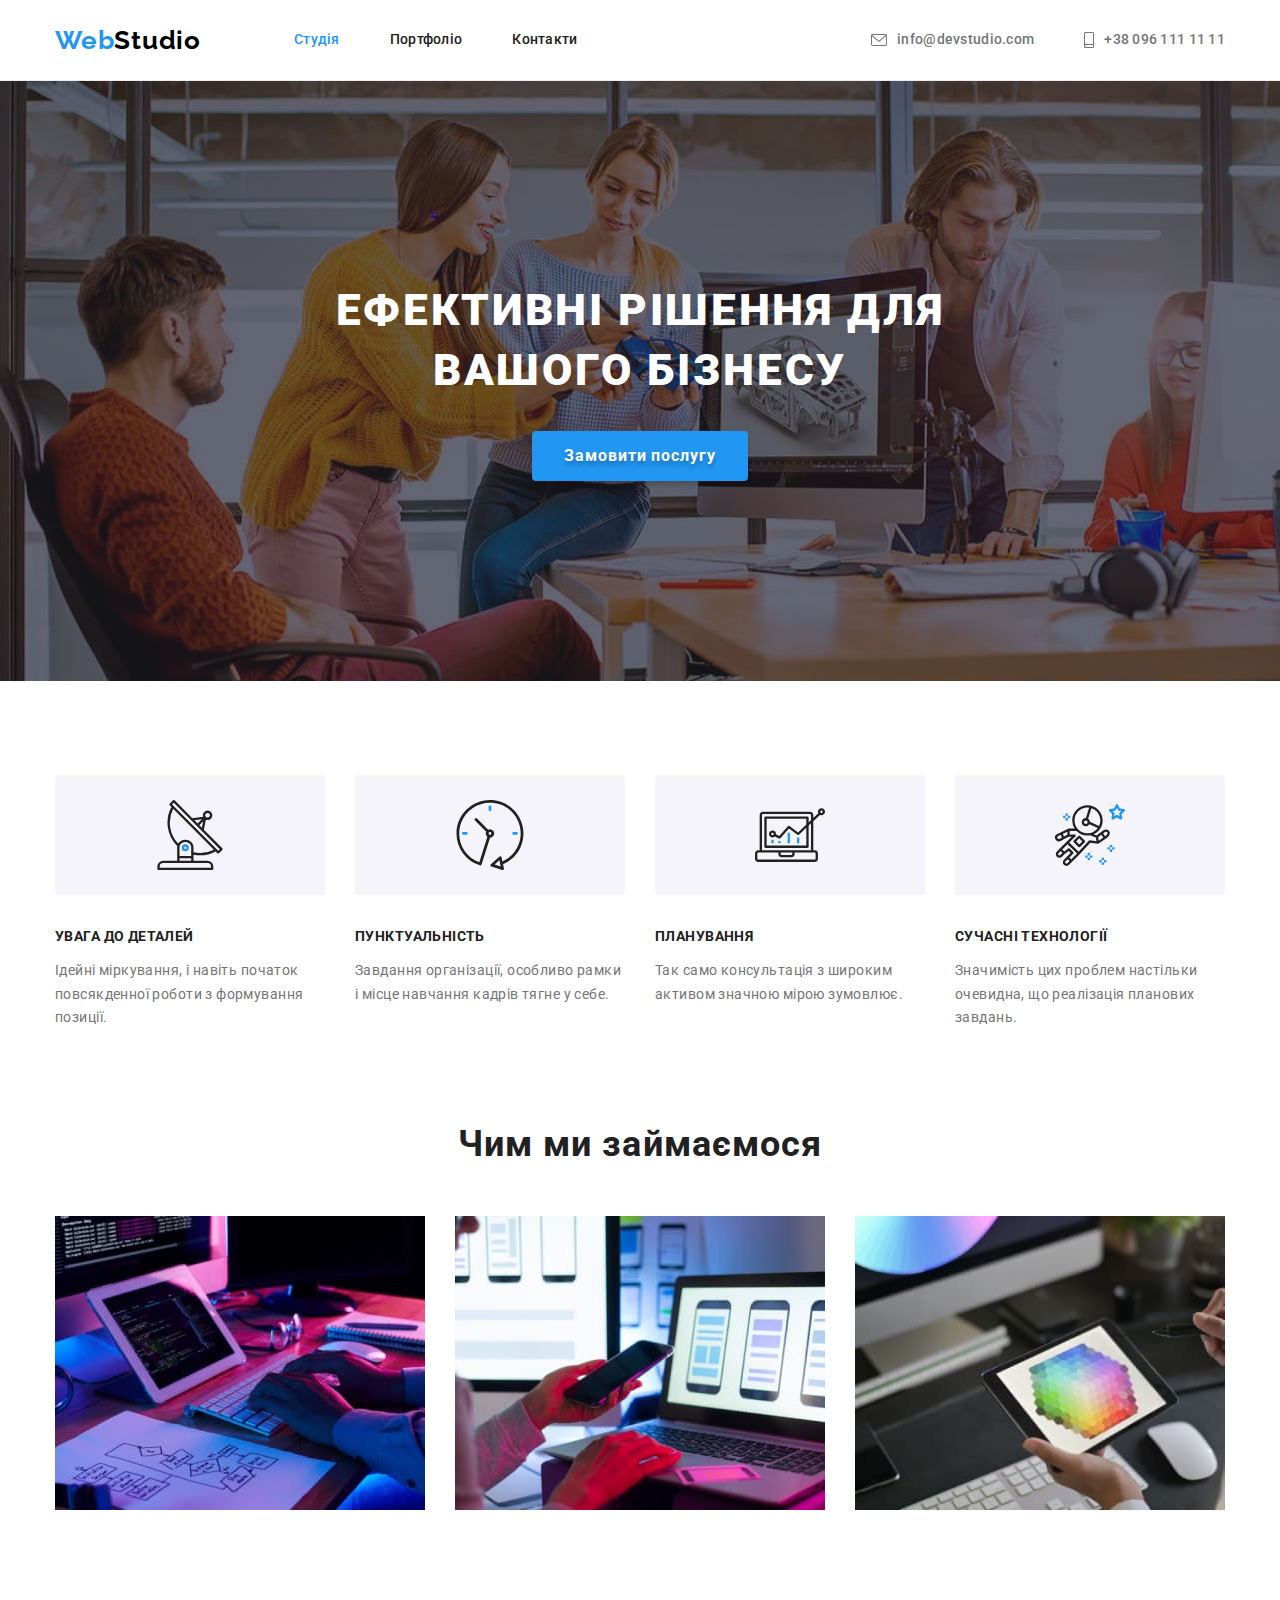
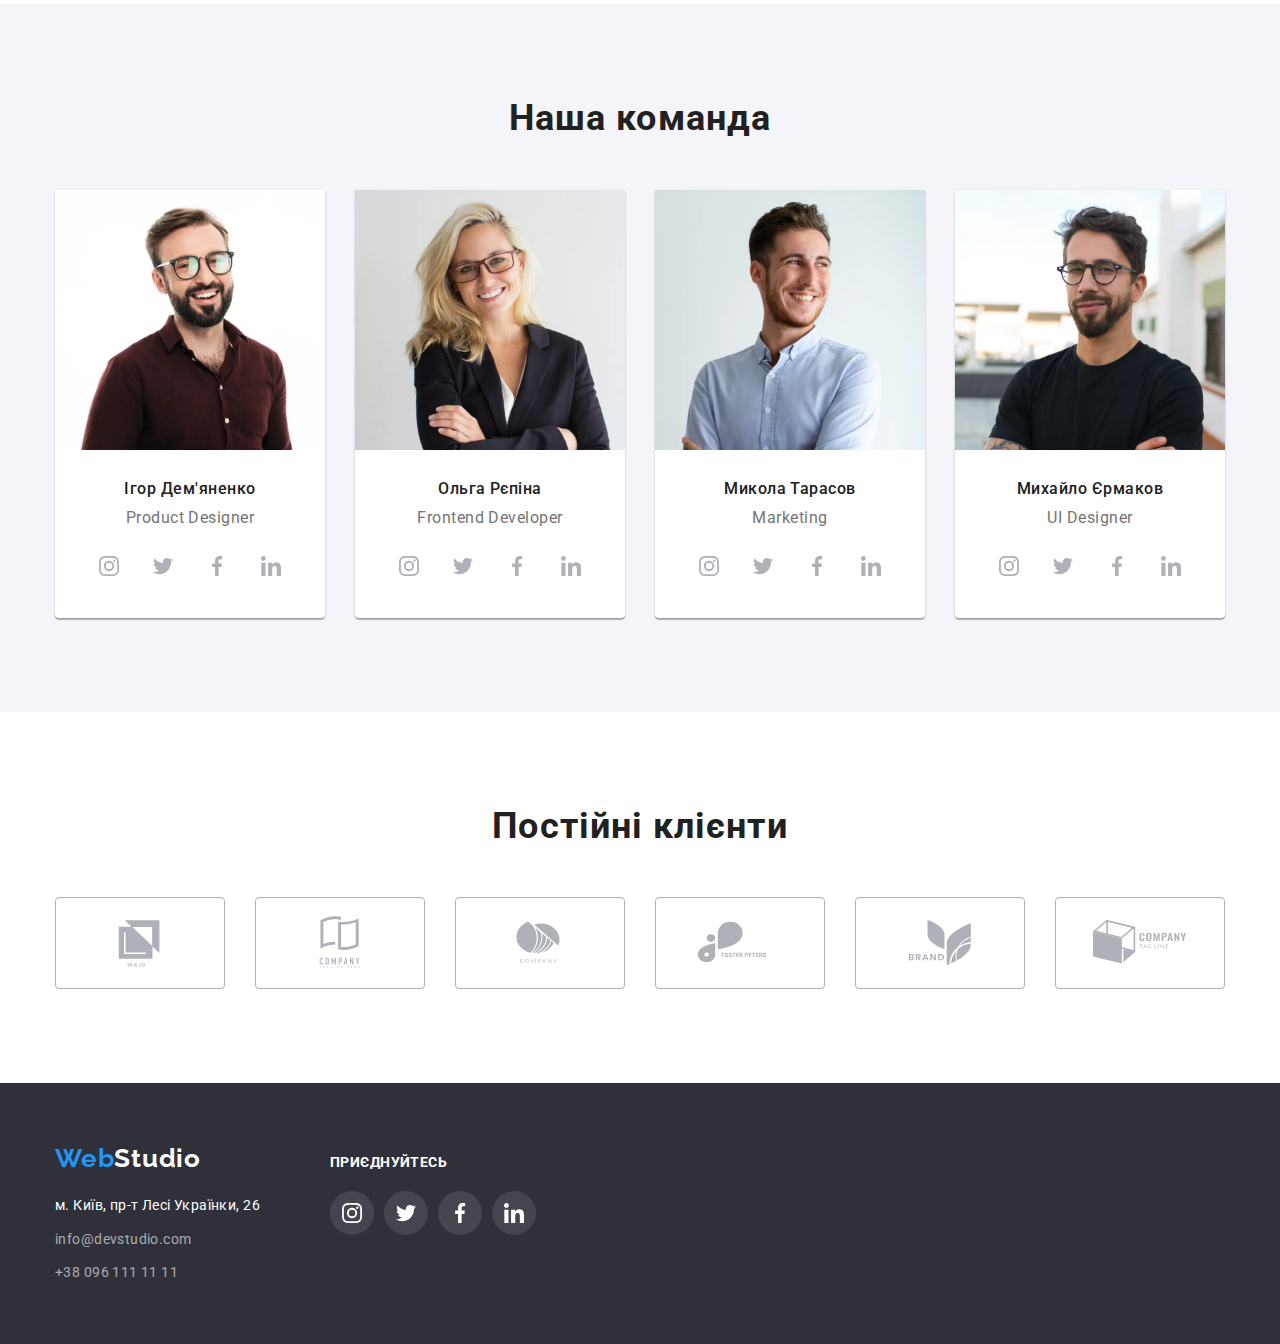
<file: index.html>
<!DOCTYPE html>
<html lang="uk">
<head>

    <meta charset="UTF-8">
    <meta http-equiv="X-UA-Compatible" content="IE=edge">
    <meta name="viewport" content="width=device-width, initial-scale=1.0">
    
    <title>
        Студія
    </title>
    
    <link rel="preconnect" href="https://fonts.googleapis.com">
    <link rel="preconnect" href="https://fonts.gstatic.com" crossorigin>
    <link href="https://fonts.googleapis.com/css2?family=Raleway:wght@700&family=Roboto:wght@400;500;700;900&display=swap"
        rel="stylesheet">

    <link rel="stylesheet" href="https://cdnjs.cloudflare.com/ajax/libs/modern-normalize/1.1.0/modern-normalize.min.css">

    <link rel="stylesheet" href="./css/styles.css">

</head>

<body>
    <header class="header">
        <div class="header-flex container">

            <a class="header-logo link" href="./index.html">
                <span class="header-logo-web">Web</span><span class="header-logo-studio">Studio</span>
            </a>

            <nav class="header-nav">
                <ul class="nav-list list">
                    <li>
                        <a class="nav-link link current" href="./index.html">
                            Студія
                        </a>
                    </li>
                    <li>
                        <a class="nav-link link" href="./portfolio.html">
                            Портфоліо
                        </a>
                    </li>
                    <li>
                        <a class="nav-link link" href="/">
                            Контакти
                        </a>
                    </li>
                </ul>
            </nav>

            <ul class="address-list list">
                <li>
                    <a class="address-link link" href="mailto:info@devstudio.com">
                        <svg class="envelope-icon" width="16" height="12">
                            <use href="./images/icons.svg#icon-envelope"></use>
                        </svg>
                        info@devstudio.com
                    </a>
                </li>
                <li>
                    <a class="address-link link" href="tel:+380961111111">
                        <svg class="smartphone-icon" width="10" height="16">
                            <use href="./images/icons.svg#icon-smartphone">
                            </use>
                        </svg>
                        +38 096 111 11 11
                    </a>
                </li>
            </ul>
        </div>
    </header>

    <main>
        
        <section class="hero section">
            <div class="hero-block container">
                <h1 class="hero-title">
                    ЕФЕКТИВНІ РІШЕННЯ ДЛЯ ВАШОГО БІЗНЕСУ
                </h1>
                <button class="hero-button" type="button">
                    Замовити послугу
                </button>
            </div>
        </section>
    
        <section class="features section">
            <div class="container">
                <ul class="features-list list">
                    <li class="features-item">
                        <div class="features-container">
                            <svg class="features-icon" width="70" height="70">
                                <use href="./images/icons.svg#icon-antenna">
                                </use>
                            </svg>
                        </div>
                        <h2 class="features-title">
                            УВАГА ДО ДЕТАЛЕЙ
                        </h2>
                        <p class="features-text">
                            Ідейні міркування, і навіть початок повсякденної роботи з формування позиції.
                        </p>
                    </li>
                    <li class="features-item">
                        <div class="features-container">
                            <svg class="features-icon" width="70" height="70">
                                <use href="./images/icons.svg#icon-clock">
                                </use>
                            </svg>
                        </div>
                        <h2 class="features-title">
                            ПУНКТУАЛЬНІСТЬ
                        </h2>
                        <p class="features-text">
                            Завдання організації, особливо рамки і місце навчання кадрів тягне у себе.
                        </p>
                    </li>
                    <li class="features-item">
                        <div class="features-container">
                            <svg class="features-icon" width="70" height="70">
                                <use href="./images/icons.svg#icon-diagram">
                                </use>
                            </svg>
                        </div>
                        <h2 class="features-title">
                            ПЛАНУВАННЯ
                        </h2>
                        <p class="features-text">
                            Так само консультація з широким активом значною мірою зумовлює.
                        </p>
                    </li>
                    <li class="features-item">
                        <div class="features-container">
                            <svg class="features-icon" width="70" height="70">
                                <use href="./images/icons.svg#icon-astronaut">
                                </use>
                            </svg>
                        </div>
                        <h2 class="features-title">
                            СУЧАСНІ ТЕХНОЛОГІЇ
                        </h2>
                        <p class="features-text">
                            Значимість цих проблем настільки очевидна, що реалізація планових завдань.
                        </p>
                    </li>
                </ul>
            </div>
        </section>

        <section class="about-us section">
            <div class="container">
                <h2 class="about-us-title section-title">
                    Чим ми займаємося
                </h2>

                <ul class="about-us-list list">
                    <li class="about-us-item">
                        <img src="./images/index-section-what-do-we-do/box1.jpg"
                        alt="Планування" width="370" height="294">
                    </li>
                    <li class="about-us-item">
                        <img src="./images/index-section-what-do-we-do/box2.jpg"
                        alt="Інтерфейси"
                        width="370" height="294">
                    </li>
                    <li class="about-us-item">
                        <img src="./images/index-section-what-do-we-do/box3.jpg"
                        alt="Дизайн"
                        width="370" height="294">
                    </li>

                </ul>
            </div>
        </section>

        <section class="our-team section">
            <div class="container">
                <h2 class="our-team-title section-title">
                    Наша команда
                </h2>
                
                <ul class="out-team-list list">
                        <li class="our-team-item">
                            <img src="./images/index-section-our-team/img1.webp" alt="Ігор Дем'яненко" width="270" height="260">
                            <div class="team-wrapper">
                                <h3 class="our-team-name">
                                    Ігор Дем'яненко
                                </h3>
                                <p class="our-team-text">
                                    Product Designer
                                </p>
                                <ul class="social-list list">  
                                    <li class="social-item">
                                        <a href="https://www.instagram.com/" class="social-link"> 
                                            <svg class="social-icon" width="20" height="20">
                                                <use href="./images/icons.svg#icon-instagram"></use>
                                            </svg>
                                        </a>
                                    </li>
                                    <li class="social-item">
                                        <a href="https://twitter.com/" class="social-link">
                                            <svg class="social-icon" width="20" height="20">
                                                <use href="./images/icons.svg#icon-twitter"></use>
                                            </svg>
                                        </a>
                                    </li>
                                    <li class="social-item">
                                        <a href="https://www.facebook.com/" class="social-link">
                                            <svg class="social-icon" width="20" height="20">
                                                <use href="./images/icons.svg#icon-facebook"></use>
                                            </svg>
                                        </a>
                                    </li>
                                    <li class="social-item">
                                        <a href="https://www.linkedin.com/" class="social-link">
                                            <svg class="social-icon" width="20" height="20">
                                                <use href="./images/icons.svg#icon-linkedin"></use>
                                            </svg>
                                        </a>
                                    </li>
                                </ul>
                            </div>
                        </li>
                    
                        <li class="our-team-item">
                            <img src="./images/index-section-our-team/img2.webp" alt="Ольга Рєпіна" width="270" height="260">
                            <div class="team-wrapper">
                                <h3 class="our-team-name">
                                    Ольга Рєпіна
                                </h3>                    
                                <p class="our-team-text">
                                    Frontend Developer
                                </p>
                                <ul class="social-list list">
                                    <li class="social-item">
                                        <a href="https://www.instagram.com/" class="social-link">
                                            <svg class="social-icon" width="20" height="20">
                                                <use href="./images/icons.svg#icon-instagram"></use>
                                            </svg>
                                        </a>
                                    </li>
                                    <li class="social-item">
                                        <a href="https://twitter.com/" class="social-link">
                                            <svg class="social-icon" width="20" height="20">
                                                <use href="./images/icons.svg#icon-twitter"></use>
                                            </svg>
                                        </a>
                                    </li>
                                    <li class="social-item">
                                        <a href="https://www.facebook.com/" class="social-link">
                                            <svg class="social-icon" width="20" height="20">
                                                <use href="./images/icons.svg#icon-facebook"></use>
                                            </svg>
                                        </a>
                                    </li>
                                    <li class="social-item">
                                        <a href="https://www.linkedin.com/" class="social-link">
                                            <svg class="social-icon" width="20" height="20">
                                                <use href="./images/icons.svg#icon-linkedin"></use>
                                            </svg>
                                        </a>
                                    </li>
                                </ul>
                            </div>
                        </li>
                   
                        <li class="our-team-item">
                            <img src="./images/index-section-our-team/img3.webp" alt="Микола Тарасов" width="270" height="260">
                            <div class="team-wrapper">
                                <h3 class="our-team-name">
                                    Микола Тарасов
                                </h3>
                                <p class="our-team-text">
                                    Marketing
                                </p>
                                <ul class="social-list list">
                                    <li class="social-item">
                                        <a href="https://www.instagram.com/" class="social-link">
                                            <svg class="social-icon" width="20" height="20">
                                                <use href="./images/icons.svg#icon-instagram"></use>
                                            </svg>
                                        </a>
                                    </li>
                                    <li class="social-item">
                                        <a href="https://twitter.com/" class="social-link">
                                            <svg class="social-icon" width="20" height="20">
                                                <use href="./images/icons.svg#icon-twitter"></use>
                                            </svg>
                                        </a>
                                    </li>
                                    <li class="social-item">
                                        <a href="https://www.facebook.com/" class="social-link">
                                            <svg class="social-icon" width="20" height="20">
                                                <use href="./images/icons.svg#icon-facebook"></use>
                                            </svg>
                                        </a>
                                    </li>
                                    <li class="social-item">
                                        <a href="https://www.linkedin.com/" class="social-link">
                                            <svg class="social-icon" width="20" height="20">
                                                <use href="./images/icons.svg#icon-linkedin"></use>
                                            </svg>
                                        </a>
                                    </li>
                                </ul>
                            </div>
                        </li>
                    
                        <li class="our-team-item">
                            <img src="./images/index-section-our-team/img4.webp" alt="Михайло Єрмаков" width="270" height="260">
                            <div class="team-wrapper">
                                <h3 class="our-team-name">
                                    Михайло Єрмаков
                                </h3>
                                <p class="our-team-text">
                                    UI Designer
                                </p>
                                <ul class="social-list list">
                                    <li class="social-item">
                                        <a href="https://www.instagram.com/" class="social-link">
                                            <svg class="social-icon" width="20" height="20">
                                                <use href="./images/icons.svg#icon-instagram"></use>
                                            </svg>
                                        </a>
                                    </li>
                                    <li class="social-item">
                                        <a href="https://twitter.com/" class="social-link">
                                            <svg class="social-icon" width="20" height="20">
                                                <use href="./images/icons.svg#icon-twitter"></use>
                                            </svg>
                                        </a>
                                    </li>
                                    <li class="social-item">
                                        <a href="https://www.facebook.com/" class="social-link">
                                            <svg class="social-icon" width="20" height="20">
                                                <use href="./images/icons.svg#icon-facebook"></use>
                                            </svg>
                                        </a>
                                    </li>
                                    <li class="social-item">
                                        <a href="https://www.linkedin.com/" class="social-link">
                                            <svg class="social-icon" width="20" height="20">
                                                <use href="./images/icons.svg#icon-linkedin"></use>
                                            </svg>
                                        </a>
                                    </li>
                                </ul>
                            </div>
                        </li>
                </ul>
            </div>
        </section>

        <section class="our-clients section">
            <div class="container">
                <h2 class="clients-title section-title">
                    Постійні клієнти
                </h2>
                    <ul class="clients-list list">
                        <li class="clients-item">
                            <a href="" class="clients-link">
                                <svg class="clients-icon" width="106" height="60">
                                    <use href="./images/icons.svg#icon-client-1"></use>
                                </svg>
                            </a>
                        </li>
                        <li class="clients-item">
                            <a href="" class="clients-link">
                                <svg class="clients-icon" width="106" height="60">
                                    <use href="./images/icons.svg#icon-client-2"></use>
                                </svg>
                            </a>
                        </li>
                        <li class="clients-item">
                            <a href="" class="clients-link">
                                <svg class="clients-icon" width="106" height="60">
                                    <use href="./images/icons.svg#icon-client-3"></use>
                                </svg>
                            </a>
                        </li>
                        <li class="clients-item">
                            <a href="" class="clients-link">
                                <svg class="clients-icon" width="106" height="60">
                                    <use href="./images/icons.svg#icon-client-4"></use>
                                </svg>
                            </a>
                        </li>
                        <li class="clients-item">
                            <a href="" class="clients-link">
                                <svg class="clients-icon" width="106" height="60">
                                    <use href="./images/icons.svg#icon-client-5"></use>
                                </svg>
                            </a>
                        </li>
                        <li class="clients-item">
                            <a href="" class="clients-link">
                                <svg class="clients-icon" width="106" height="60">
                                    <use href="./images/icons.svg#icon-client-6"></use>
                                </svg>
                            </a>
                        </li>
                    </ul>
            </div>
        </section>
        
    </main>
    <footer class="footer section">
        <div class="footer-flex container">
            <div class="footer-contacts">
                
                <a class="footer-logo link" href="./index.html">
                    <span class="footer-logo-web">Web</span><span class="footer-logo-studio">Studio</span>
                </a>

                <address class="footer-address">
                    <p class="address-street">
                        м. Київ, пр-т Лесі Українки, 26
                    </p>
                        <ul class="footer-list list">
                            <li class="footer-item">
                                <a class="footer-link link" href="mailto:info@devstudio.com">
                                    info@devstudio.com
                                </a>
                            </li>
                            <li class="footer-item">
                                <a class="footer-link link" href="tel:+380961111111">       
                                    +38 096 111 11 11
                                </a>
                            </li>
                        </ul>
                </address>
            </div>
            <div class="footer-social">
                <h2 class="footer-social-title">Приєднуйтесь</h2>
                    <ul class="footer-social-list list">
                        <li class="footer-social-item">
                            <a href="https://www.instagram.com/" class="footer-social-link">
                                <svg class="footer-social-icon" width="20" height="20">
                                    <use href="./images/icons.svg#icon-instagram"></use>
                                </svg>
                            </a>
                        </li>
                        <li class="footer-social-item">
                            <a href="https://twitter.com/" class="footer-social-link">
                                <svg class="footer-social-icon" width="20" height="20">
                                    <use href="./images/icons.svg#icon-twitter"></use>
                                </svg>
                            </a>
                        </li>
                        <li class="footer-social-item">
                            <a href="https://www.facebook.com/" class="footer-social-link">
                                <svg class="footer-social-icon" width="20" height="20">
                                    <use href="./images/icons.svg#icon-facebook"></use>
                                </svg>
                            </a>
                        </li>
                        <li class="footer-social-item">
                            <a href="https://www.linkedin.com/" class="footer-social-link">
                                <svg class="footer-social-icon" width="20" height="20">
                                    <use href="./images/icons.svg#icon-linkedin"></use>
                                </svg>
                            </a>
                        </li>
                    </ul>
            </div>
        </div>
    </footer>
</body>
</html>
</file>
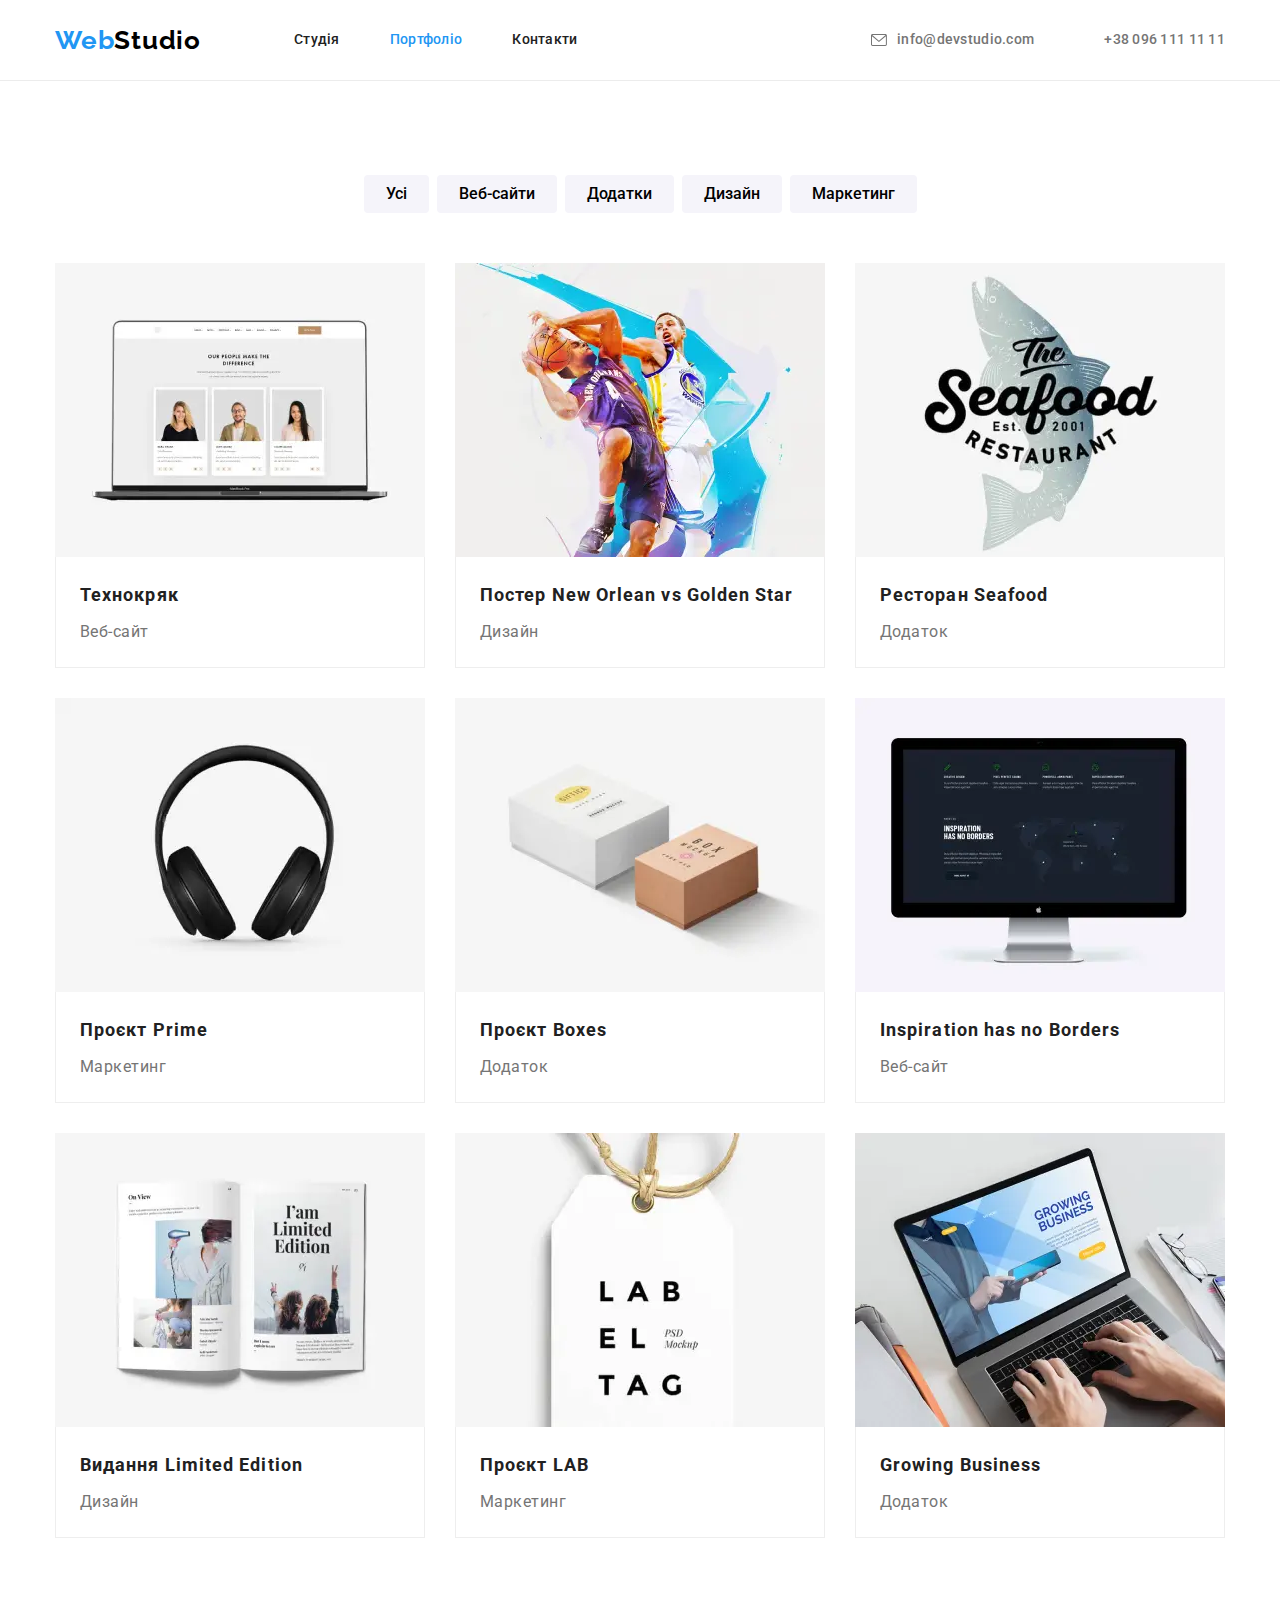
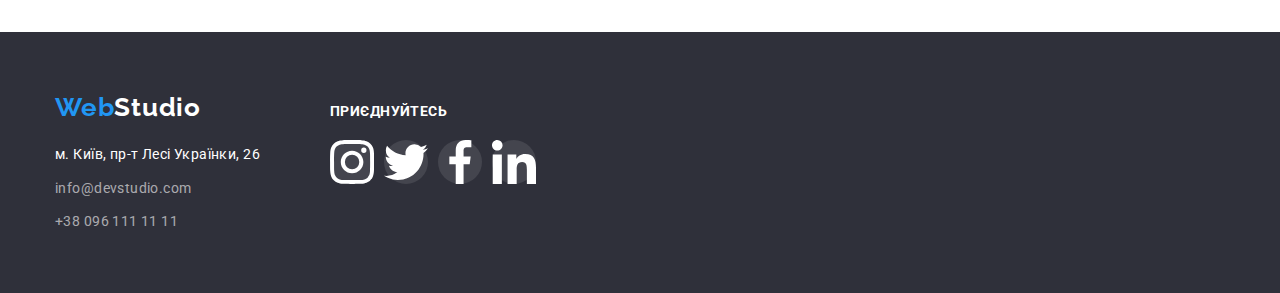
<file: portfolio.html>
<!DOCTYPE html>
<html lang="uk">
<head>

    <meta charset="UTF-8">
    <meta http-equiv="X-UA-Compatible" content="IE=edge">
    <meta name="viewport" content="width=device-width, initial-scale=1.0">

    <title>
        Портфоліо
    </title>

    <link rel="preconnect" href="https://fonts.googleapis.com">
    <link rel="preconnect" href="https://fonts.gstatic.com" crossorigin>
    <link
        href="https://fonts.googleapis.com/css2?family=Raleway:wght@700&family=Roboto:wght@400;500;700;900&display=swap"
        rel="stylesheet">

    <link rel="stylesheet"
        href="https://cdnjs.cloudflare.com/ajax/libs/modern-normalize/1.1.0/modern-normalize.min.css">

    <link rel="stylesheet" href="./css/styles.css">

</head>
<body>
    <header class="header">
        <div class="header-flex container">
    
            <a class="header-logo link" href="./index.html">
                <span class="header-logo-web">Web</span><span class="header-logo-studio">Studio</span>
            </a>
    
            <nav class="header-nav">
                <ul class="nav-list list">
                    <li>
                        <a class="nav-link link" href="./index.html">
                            Студія
                        </a>
                    </li>
                    <li>
                        <a class="nav-link link current" href="./portfolio.html">
                            Портфоліо
                        </a>
                    </li>
                    <li>
                        <a class="nav-link link" href="/">
                            Контакти
                        </a>
                    </li>
                </ul>
            </nav>
    
            <ul class="address-list list">
                <li>
                    <a class="address-link link" href="mailto:info@devstudio.com">
                        <svg class="envelope-icon" width="16" height="12">
                            <use href="./images/svg/icons.svg#icon-envelope"></use>
                        </svg>
                        info@devstudio.com
                    </a>
                </li>
                <li>
                    <a class="address-link link" href="tel:+380961111111">
                        <svg class="smartphone-icon" width="10" height="16">
                            <use href="./images/svg/icons.svg#icon-smartphone">
                            </use>
                        </svg>
                        +38 096 111 11 11
                    </a>
                </li>
            </ul>
        </div>
    </header>
    <main>
        <section class="portfolio section">
            <div class="container">
                    <ul class="portfolio-buttons-list list">
                        <li class="portfolio-buttons-item"><button class="portfolio-button" type="button">Усі</button></li>
                        <li class="portfolio-buttons-item"><button class="portfolio-button" type="button">Веб-сайти</button></li>
                        <li class="portfolio-buttons-item"><button class="portfolio-button" type="button">Додатки</button></li>
                        <li class="portfolio-buttons-item"><button class="portfolio-button" type="button">Дизайн</button></li>
                        <li class="portfolio-buttons-item"><button class="portfolio-button" type="button">Маркетинг</button></li>
                    </ul>
                <ul class="portfolio-card-list list">
                    <li class="portfolio-item">
                        <img src="./images/portfolio-main/3-faces.webp" alt="три-портрети" width="370" height="294">
                        <div class="portfolio-wrapper">
                        <h2 class="portfolio-card-title">Технокряк</h2>
                        <p class="portfolio-card-text">Веб-сайт</p>
                        </div>
                    </li>
                    <li class="portfolio-item">
                        <img src="./images/portfolio-main/basketball.webp" alt="баскетбол" width="370" height="294">
                        <div class="portfolio-wrapper">
                        <h2 class="portfolio-card-title">Постер New Orlean vs Golden Star</h2>
                        <p class="portfolio-card-text"">Дизайн</p>
                        </div>
                    </li>
                    <li class="portfolio-item">
                        <img src="./images/portfolio-main/seafood.webp" alt="морська-їжа" width="370" height="294">
                        <div class="portfolio-wrapper">
                        <h2 class="portfolio-card-title">Ресторан Seafood</h2>
                        <p class="portfolio-card-text"">Додаток</p>
                        </div>
                    </li>
                    <li class="portfolio-item">
                        <img src="./images/portfolio-main/headfones.webp" alt="навушники" width="370" height="294">
                        <div class="portfolio-wrapper">
                        <h2 class="portfolio-card-title">Проєкт Prime</h2>
                        <p class="portfolio-card-text"">Маркетинг</p>
                        </div>
                    </li>
                    <li class="portfolio-item">
                        <img src="./images/portfolio-main/blocks.webp" alt="коробки" width="370" height="294">
                        <div class="portfolio-wrapper">
                        <h2 class="portfolio-card-title">Проєкт Boxes</h2>
                        <p class="portfolio-card-text"">Додаток</p>
                        </div>
                    </li>
                    <li class="portfolio-item">
                        <img src="./images/portfolio-main/screen.webp" alt="екран" width="370" height="294">
                        <div class="portfolio-wrapper">
                        <h2 class="portfolio-card-title">Inspiration has no Borders</h2>
                        <p class="portfolio-card-text"">Веб-сайт</p>
                        </div>
                    </li>
                    <li class="portfolio-item">
                        <img src="./images/portfolio-main/journal.webp" alt="журнал" width="370" height="294">
                        <div class="portfolio-wrapper">
                        <h2 class="portfolio-card-title">Видання Limited Edition</h2>
                        <p class="portfolio-card-text"">Дизайн</p>
                        </div>
                    </li>
                    <li class="portfolio-item">
                        <img src="./images/portfolio-main/etiquette.webp" alt="етикетка" width="370" height="294">
                        <div class="portfolio-wrapper">
                        <h2 class="portfolio-card-title">Проєкт LAB</h2>
                        <p class="portfolio-card-text"">Маркетинг</p>
                        </div>
                    </li>
                    <li class="portfolio-item">
                        <img src="./images/portfolio-main/notebook.webp" alt="ноутбук" width="370" height="294">
                        <div class="portfolio-wrapper">
                        <h2 class="portfolio-card-title">Growing Business</h2>
                        <p class="portfolio-card-text"">Додаток</p>
                        </div>
                    </li>
                </ul>
            </div>
        </section>
    </main>
    <footer class="footer section">
        <div class="footer-flex container">
            <div class="footer-contacts">
                
                <a class="footer-logo link" href="./index.html">
                    <span class="footer-logo-web">Web</span><span class="footer-logo-studio">Studio</span>
                </a>
    
                <address class="footer-address">
                    <p class="address-street">
                        м. Київ, пр-т Лесі Українки, 26
                    </p>
                    <ul class="footer-list list">
                        <li class="footer-item">
                            <a class="footer-link link" href="mailto:info@devstudio.com">
                                info@devstudio.com
                            </a>
                        </li>
                        <li class="footer-item">
                            <a class="footer-link link" href="tel:+380961111111">
                                +38 096 111 11 11
                            </a>
                        </li>
                    </ul>
                </address>
            </div>
            <div class="footer-social">
                <h2 class="footer-social-title">Приєднуйтесь</h2>
                <ul class="footer-social-list list">
                    <li class="footer-social-item">
                        <a href="https://www.instagram.com/" class="footer-social-link">
                            <svg class="footer-social-icon">
                                <use href="./images/svg/icons.svg#icon-instagram"></use>
                            </svg>
                        </a>
                    </li>
                    <li class="footer-social-item">
                        <a href="https://twitter.com/" class="footer-social-link">
                            <svg class="footer-social-icon">
                                <use href="./images/svg/icons.svg#icon-twitter"></use>
                            </svg>
                        </a>
                    </li>
                    <li class="footer-social-item">
                        <a href="https://www.facebook.com/" class="footer-social-link">
                            <svg class="footer-social-icon">
                                <use href="./images/svg/icons.svg#icon-facebook"></use>
                            </svg>
                        </a>
                    </li>
                    <li class="footer-social-item">
                        <a href="https://www.linkedin.com/" class="footer-social-link">
                            <svg class="footer-social-icon">
                                <use href="./images/svg/icons.svg#icon-linkedin"></use>
                            </svg>
                        </a>
                    </li>
                </ul>
            </div>
        </div>
    </footer>
</body>
</html>
</file>
<file: css/styles.css>
:root {

    --color-light-blue: #2196F3;

    --color-blue-section: #2F303A;

    --color-black-h: #212121;
    --color-black-logo: #000000;

    --color-grey-p: #757575;
    --color-grey-button: #F5F4FA;
    --color-grey-border: #ECECEC;
    --color-grey-border-clients: #AFB1B8;
    --color-background-features: #F5F4FA;

    --color-white-text: #FFFFFF;
    --color-white-background: #EEEEEE;
    --color-white-background2: #F5F5F5;

    --color-grey-social-icon: #AFB1B8;


}

body {
    font-family: 'Roboto', sans-serif;
    color: var(--color-black-h);
}

/*----------reset-----------*/

h1,
h2,
h3,
h4,
h5,
h6,
p,
ul {
    margin: 0;
    padding: 0;
}

.list {
    list-style: none;
    margin: 0;
    padding: 0;
}

.link {
    text-decoration: none;
}

img {
    display: block;
}

/*----------reset-----------*/

/*----------container-----------*/

.container {
    width: 1200px;
    margin: 0 auto;
    padding: 0 15px;
}

.section {
    padding: 94px 0px;
}

.section-title {
    margin-bottom: 50px;

    font-weight: 700;
    font-size: 36px;
    line-height: 1.16;
    text-align: center;
    letter-spacing: 0.03em;
    color: var(--color-black-h);
}

/*----------container-----------*/

/*
$$$$$$$$$$$$$$$$
                 icons
$$$$$$$$$$$$$$$$
*/

.envelope-icon {
    margin-right: 10px;
}

.smartphone-icon {
    margin-right: 10px;
}



/*
################
               main page 
################
*/
/*++++++++++header++++++++++*/

.header {
    border-bottom: 1px solid #ECECEC;
}

/*----------logo-design-----------*/
.header-logo {
    font-family: 'Raleway', sans-serif;
    font-weight: 700;
    font-size: 26px;
    line-height: 1.19;
    letter-spacing: 0.03em;
}

.header-logo-web {
    color: var(--color-light-blue);
}

.header-logo-studio {
    color: var(--color-black-logo);
}

/*----------logo-design-----------*/

.header-flex {
    display: flex;
    align-items: center;
}

.header-nav {
    margin-left: 93px;
}

.address-list {
    display: flex;
    margin-left: auto;
    gap: 50px;

}

.nav-list {
    display: flex;
    gap: 50px;
}

.nav-list .current {
    color: var(--color-light-blue);
}

.nav-link {
    display: flex;
    align-items: center;

    padding: 32px 0;
    font-weight: 500;
    font-size: 14px;
    line-height: 1.14;
    letter-spacing: 0.02em;
    color: var(--color-black-h);
}

.address-link {
    display: flex;
    align-items: center;

    padding: 32px 0;
    font-weight: 500;
    font-size: 14px;
    line-height: 1.14;
    letter-spacing: 0.02em;

    color: var(--color-grey-p);
}

.nav-link:hover,
.nav-link:focus {
    color: var(--color-light-blue);
}

.address-link:hover,
.address-link:focus {
    color: var(--color-light-blue);
}

.envelope-icon,
.smartphone-icon {
    fill: currentColor;
}

/*++++++++++header++++++++++*/


/*++++++++++hero++++++++++*/

.hero {
    background-image: linear-gradient(to left, rgba(47, 48, 58, 0.4), rgba(47, 48, 58, 0.4)), url(../images/index-hero/hero-bg.jpg);
    max-width: 1600px;
    background-color: #C4C4C4;
    background-repeat: no-repeat;

    padding: 200px 0;
    margin-left: auto;
    margin-right: auto;

    text-align: center;
    /*to center a button. Button is inline-block, and can be aligned by  */
}

.hero-title {
    width: 696px;
    /*to transfer correctly text to new line*/
    margin: 0 auto;
    /*to center h1 inside hero block. In block elements text auto-aligned to left side*/
    margin-bottom: 30px;

    font-weight: 900;
    font-size: 44px;
    line-height: 1.36;
    text-align: center;
    letter-spacing: 0.06em;
    text-transform: uppercase;
    color: var(--color-white-text);
}

.hero-button {

    min-height: 50px;
    /*so a button changes size if we type more text*/
    min-width: 216px;
    border: none;
    border-radius: 4px;

    font-family: inherit;
    font-weight: 700;
    font-size: 16px;
    line-height: 1.88;
    letter-spacing: 0.06em;
    text-shadow: 0px 4px 4px rgba(0, 0, 0, 0.25);

    cursor: pointer;

    color: var(--color-white-text);
    background-color: var(--color-light-blue);
    box-shadow: 0px 4px 4px rgba(0, 0, 0, 0.15);
}

.hero-button:hover,
.hero-button:focus {
    background-color: #188CE8;
}

/*++++++++++hero++++++++++*/

/*++++++++++features++++++++++*/
.features-list {
    display: flex;
    gap: 30px;
}

.features-container {
    display: flex;
    width: 270px;
    height: 120px;

    background-color: var(--color-background-features);
    border-radius: 4px;

    margin-bottom: 30px;
    justify-content: center;
    align-items: center;
}

.features-container:hover,
.features-container:focus {
    box-shadow: 0px 4px 4px rgba(0, 0, 0, 0.25);
}


.features-item {
    width: 270px;
}

.features-title {
    margin-bottom: 10px;

    font-weight: 700;
    font-size: 14px;
    line-height: 1.71;
    letter-spacing: 0.03em;
    text-transform: uppercase;

    color: var(--color-black-h);
}

.features-text {
    font-size: 14px;
    line-height: 1.71;
    letter-spacing: 0.03em;
    color: var(--color-grey-p);
}

/*++++++++++features++++++++++*/

/*++++++++++about-us++++++++++*/

.about-us {
    padding-top: 0;
}

.about-us-title {}

.about-us-list {
    display: flex;
    gap: 30px;
}

.about-us-item {}

/*++++++++++about-us++++++++++*/

/*++++++++++our-team++++++++++*/

.our-team {
    background-color: #F5F4FA;
}

.our-team-title {}

.out-team-list {
    display: flex;
    gap: 30px;
}

.our-team-item {
    text-align: center;
    background-color: #FFFFFF;
    box-shadow: 0px 1px 3px rgba(0, 0, 0, 0.12), 0px 1px 1px rgba(0, 0, 0, 0.14), 0px 2px 1px rgba(0, 0, 0, 0.2);
    border-radius: 0px 0px 4px 4px;
}

.team-wrapper {
    padding: 30px 0;
}

.our-team-name {
    margin-bottom: 10px;
    font-weight: 500;
    font-size: 16px;
    line-height: 1.18;
    letter-spacing: 0.03em;
    color: var(--color-black-h);
}

.our-team-text {
    font-size: 16px;
    line-height: 1.18;
    letter-spacing: 0.03em;
    color: var(--color-grey-p);
    margin-bottom: 16px;
}

.social-list {
    display: flex;
    gap: 10px;
    justify-content: center;
    align-items: center;
}

.social-item {}

.social-link {
    display: flex;
    justify-content: center;
    align-items: center;
    width: 44px;
    height: 44px;
    border-radius: 50%;
    color: var(--color-grey-social-icon);
    background-color: var(--color-white-text);
}

.social-link:hover,
.social-link:focus {
    background-color: var(--color-light-blue);
    color: var(--color-white-text);
}

.social-icon {
    fill: currentColor;
}

/*++++++++++our-team++++++++++*/

/*++++++++++our-team++++++++++*/
.clients-list {
    display: flex;
    gap: 30px;
}

.clients-link {
    display: flex;
    justify-content: center;
    align-items: center;
    border: 1px solid var(--color-grey-border-clients);
    border-radius: 4px;
    height: 92px;
    width: 170px;
    color: var(--color-grey-border-clients);
}

.clients-link:hover,
.clients-link:focus {
    border-color: var(--color-light-blue);
    color: var(--color-light-blue);
}

.clients-icon {
    fill: currentColor;
}

/*++++++++++our-team++++++++++*/

/*++++++++++footer++++++++++*/

.footer {
    background-color: var(--color-blue-section);
    padding: 60px 0;
}

.footer-flex {
    display: flex;
    align-items: baseline;
    gap: 70px;
}

.footer-contacts {
    width: auto;
}

.footer-address {
    font-style: normal;
    margin-top: 20px;
}

.footer-logo {
    font-family: 'Raleway', sans-serif;
    font-weight: 700;
    font-size: 26px;
    line-height: 1.19;
    letter-spacing: 0.03em;
}

.footer-logo-web {
    color: var(--color-light-blue);
}

.footer-logo-studio {
    margin-bottom: 20px;

    color: var(--color-white-text);
}

.address-street {
    margin-bottom: 9px;

    font-size: 14px;
    line-height: 1.71;
    letter-spacing: 0.03em;
    color: var(--color-white-text);
}

.footer-item:not(:last-child) {
    margin-bottom: 9px;
}

.footer-link {
    font-size: 14px;
    line-height: 24px;
    letter-spacing: 0.03em;
    color: rgba(255, 255, 255, 0.6);
}

/*footer-social*/
.footer-social {
    width: auto;
}

.footer-social-title {
    font-weight: 700;
    font-size: 14px;
    line-height: 1.14;
    letter-spacing: 0.03em;
    text-transform: uppercase;

    color: var(--color-white-text);
    margin-bottom: 20px;
}

.footer-social-list {
    display: flex;
    gap: 10px;
    justify-content: left;
    align-items: left;
}

.footer-social-item {}

.footer-social-link {
    display: flex;
    justify-content: center;
    align-items: center;
    width: 44px;
    height: 44px;
    border-radius: 50%;
    color: var(--color-white-text);
    background-color: rgba(255, 255, 255, 0.1);
}

.footer-social-link:hover,
.footer-social-link:focus {
    background-color: var(--color-light-blue);
}

.footer-social-icon {
    fill: currentColor;
}

/*footer-sociao*/

/*++++++++++footer++++++++++*/

/*===========portfolio-page==========*/

/*++++++++++portfolio-cards++++++++++*/


.portfolio-wrapper {
    padding: 20px 24px;
    border: 1px solid #EEEEEE;
    border-top: none;
    /*width:370px; - збільшує висоту */
    /* без width:370px; має ширину 404px; Не розумію, бо воно ж 
    box-sizing:border-box і не повинно міняти розмір */
}

.portfolio-card-title {
    margin-bottom: 4px;
    font-weight: 700;
    font-size: 18px;
    line-height: 2;
    letter-spacing: 0.06em;
    color: var(--color-black-h);
}

.portfolio-card-text {

    font-size: 16px;
    line-height: 1.87;
    letter-spacing: 0.03em;
    color: var(--color-grey-p);
}

/*++++++++++portfolio-cards++++++++++*/

/*++++++++++button++++++++++*/
.portfolio-button {
    padding: 6px 22px;
    font-family: inherit;
    background-color: var(--color-grey-button);
    border-radius: 4px;
    font-size: 16px;
    line-height: 1.62;
    font-weight: 500;
    border: none;
}

.portfolio-item:hover,
.portfolio-item:focus {
    box-shadow:
        0px 1px 1px rgba(0, 0, 0, 0.12),
        0px 4px 4px rgba(0, 0, 0, 0.06),
        1px 4px 6px rgba(0, 0, 0, 0.16);
}

.portfolio-button:hover,
.portfolio-button:focus {
    background-color: var(--color-light-blue);
    color: var(--color-white-text);
    cursor: pointer;
    box-shadow:
        0px 3px 1px rgba(0, 0, 0, 0.1),
        0px 1px 2px rgba(0, 0, 0, 0.08),
        0px 2px 2px rgba(0, 0, 0, 0.12);
}


/*++++++++++button++++++++++*/

/*++++++++++portfolio-flex++++++++++*/

.portfolio-buttons-list {
    display: flex;
    justify-content: center;
    gap: 8px;
    margin-bottom: 50px;
}

.portfolio-card-list {
    display: flex;
    flex-wrap: wrap;
    gap: 30px;

}

/*++++++++++portfolio-flex++++++++++*/
</file>
